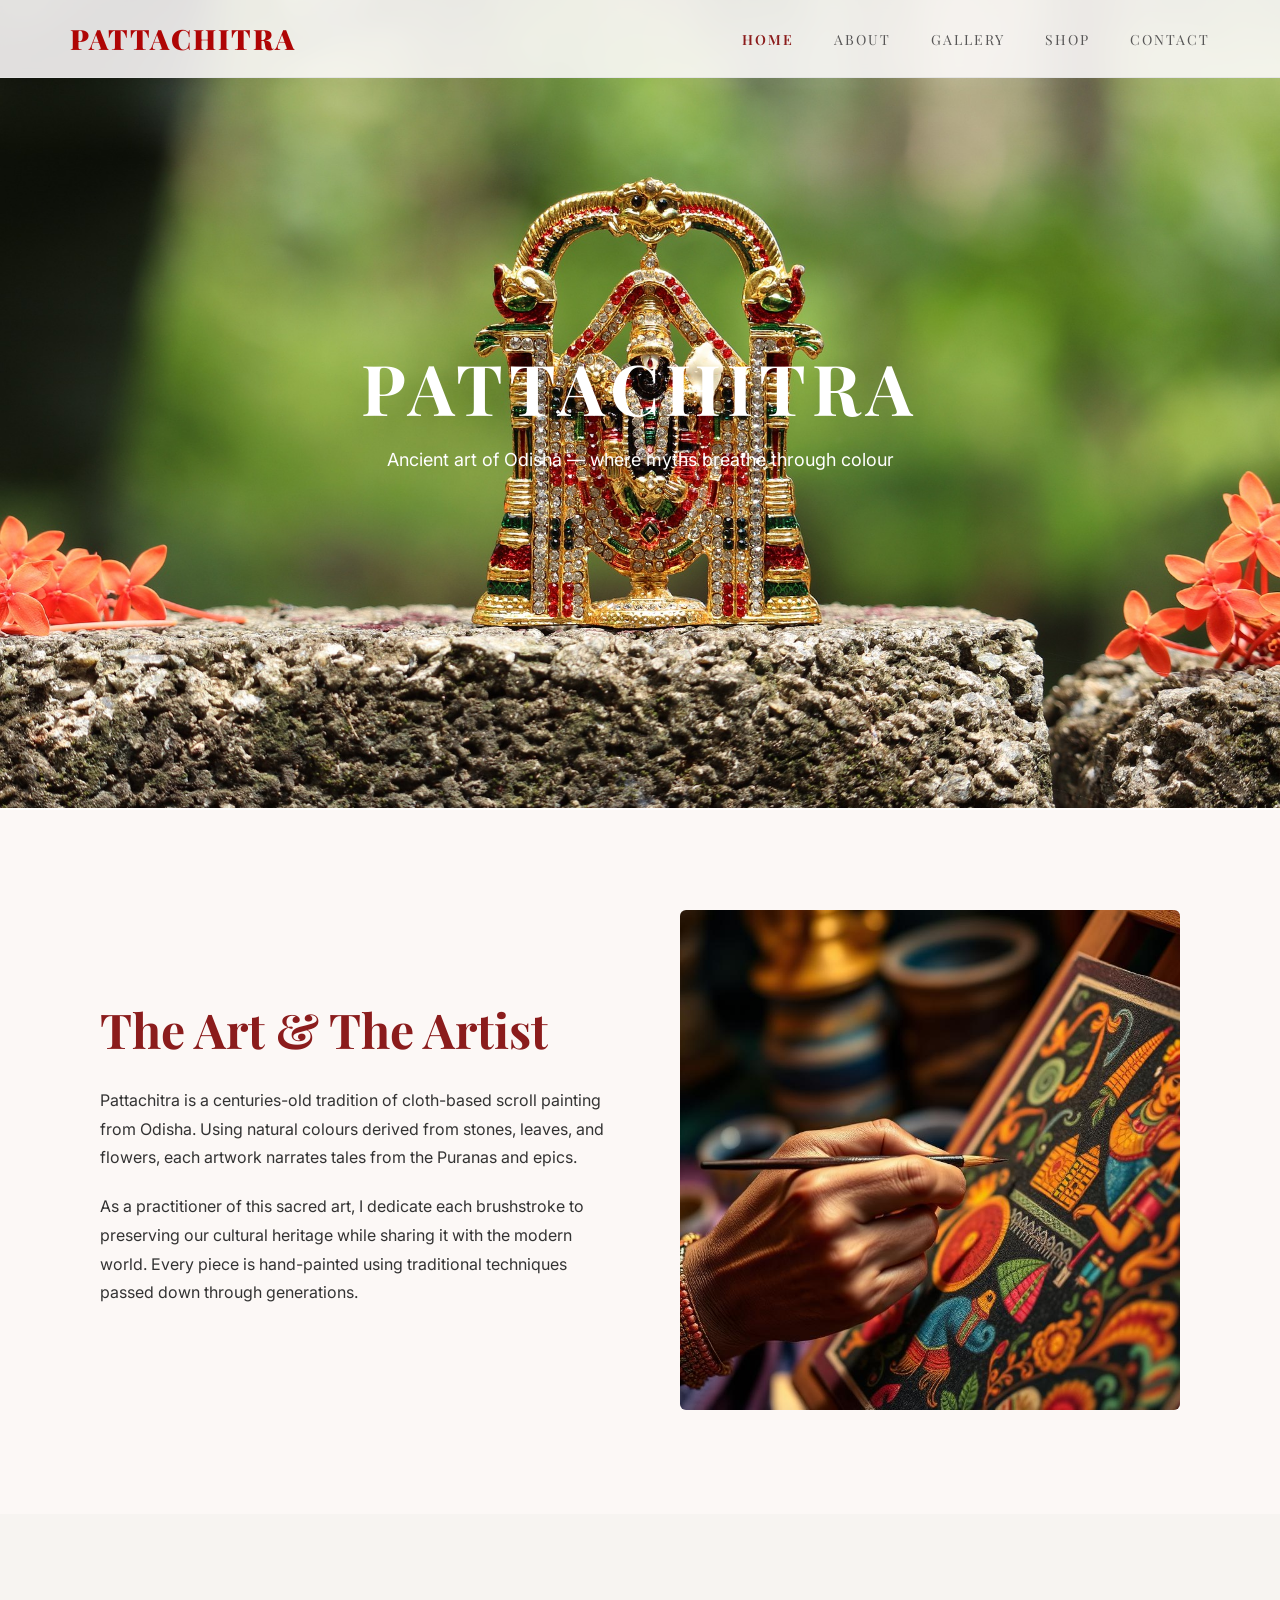
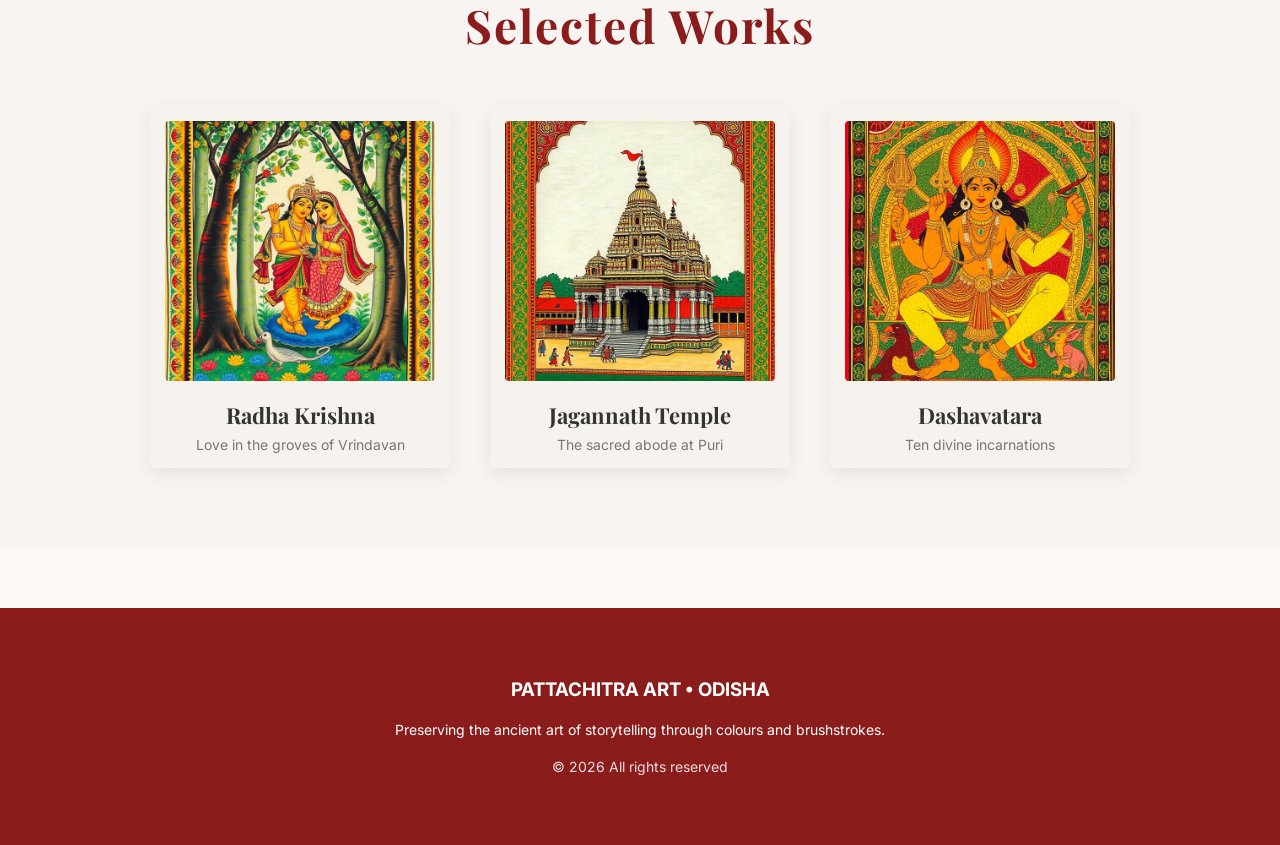
<file: index.html>
<!DOCTYPE html>
<html lang="en">

<head>

<meta charset="UTF-8">
<meta name="viewport" content="width=device-width, initial-scale=1.0">

<title>Home – Pattachitra</title>

<link href="https://fonts.googleapis.com/css2?family=Playfair+Display:wght@400;600&family=Inter:wght@300;400&display=swap" rel="stylesheet">

<link rel="stylesheet" href="css/style.css">

<style>
.hero {
    position: relative;
    height: 90vh;
    overflow: hidden;
}

.slider {
    display: flex;
    height: 100%;
    transition: transform 1s ease-in-out;
}

.slide {
    min-width: 100%;
    height: 100%;
}

.slide img {
    width: 100%;
    height: 100%;
    object-fit: cover;
}

.hero-text {
    position: absolute;
    top: 50%;
    left: 50%;
    transform: translate(-50%, -50%);
    color: white;
    text-align: center;
    z-index: 2;
}
</style>

</head>

<body>

<!-- NAVBAR -->

<header class="navbar">
<div class="logo">PATTACHITRA</div>

<nav>
<ul>
<li><a href="index.html" class="active">Home</a></li>
<li><a href="about.html">About</a></li>
<li><a href="gallery.html">Gallery</a></li>
<li><a href="shop.html">Shop</a></li>
<li><a href="contact.html">Contact</a></li>
</ul>
</nav>
</header>


<!-- HERO SECTION -->

<section class="hero">

<div class="slider" id="slider">

<div class="slide"><img src="images/1.jpg"></div>
<div class="slide"><img src="images/2.jpg"></div>
<div class="slide"><img src="images/3.jpg"></div>
<div class="slide"><img src="images/4.jpg"></div>

<!-- CLONE FIRST IMAGE -->
<div class="slide"><img src="images/1.jpg"></div>

</div>

<div class="hero-text">
<h1>PATTACHITRA</h1>
<p>Ancient art of Odisha — where myths breathe through colour</p>
</div>

</section>


<!-- ARTIST SECTION -->

<section class="artist">
<div class="artist-text">

<h2>The Art & The Artist</h2>

<p>
Pattachitra is a centuries-old tradition of cloth-based scroll painting from Odisha. Using natural colours derived from stones, leaves, and flowers, each artwork narrates tales from the Puranas and epics.
</p>

<p>
As a practitioner of this sacred art, I dedicate each brushstroke to preserving our cultural heritage while sharing it with the modern world. Every piece is hand-painted using traditional techniques passed down through generations.
</p>

</div>

<div class="artist-img">
<img src="images/2.jpg">
</div>
</section>


<!-- SELECTED WORKS -->

<section class="works">

<h2>Selected Works</h2>

<div class="work-grid">

<div class="card">
<img src="images/3.jpg">
<h3>Radha Krishna</h3>
<p>Love in the groves of Vrindavan</p>
</div>

<div class="card">
<img src="images/4.jpg">
<h3>Jagannath Temple</h3>
<p>The sacred abode at Puri</p>
</div>

<div class="card">
<img src="images/5.jpg">
<h3>Dashavatara</h3>
<p>Ten divine incarnations</p>
</div>

</div>

</section>


<!-- FOOTER -->

<footer class="footer">
<h3>PATTACHITRA ART • ODISHA</h3>
<br>
<p>Preserving the ancient art of storytelling through colours and brushstrokes.</p>
<p class="copy">© 2026 All rights reserved</p>
</footer>


<!-- SMOOTH LOOP SCRIPT -->
<script>
let slider = document.getElementById("slider");
let index = 0;
let totalSlides = slider.children.length;

setInterval(() => {
    index++;
    slider.style.transform = `translateX(-${index * 100}%)`;

    if (index === totalSlides - 1) {
        setTimeout(() => {
            slider.style.transition = "none";
            index = 0;
            slider.style.transform = "translateX(0)";
        }, 1000);

        setTimeout(() => {
            slider.style.transition = "transform 1s ease-in-out";
        }, 1100);
    }

}, 5000); // change every 3 sec (smooth)
</script>

</body>
</html>
</file>
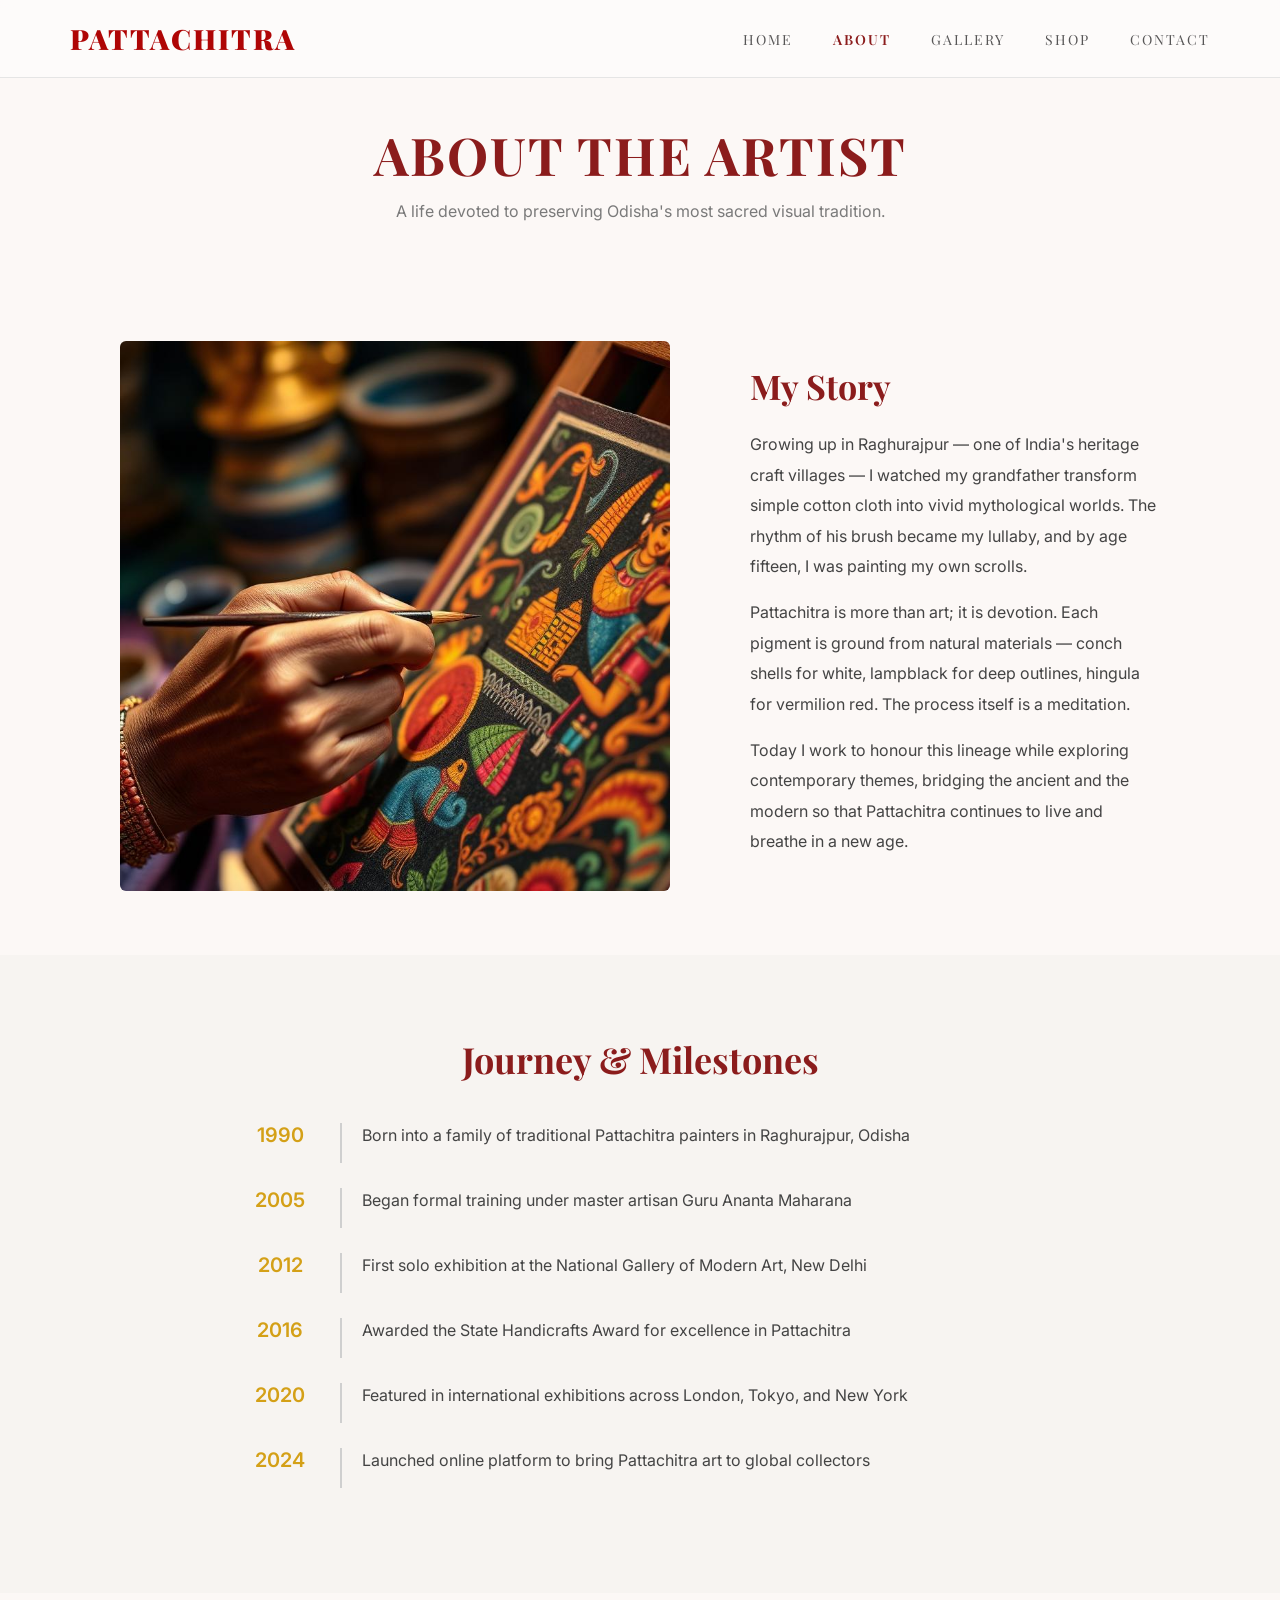
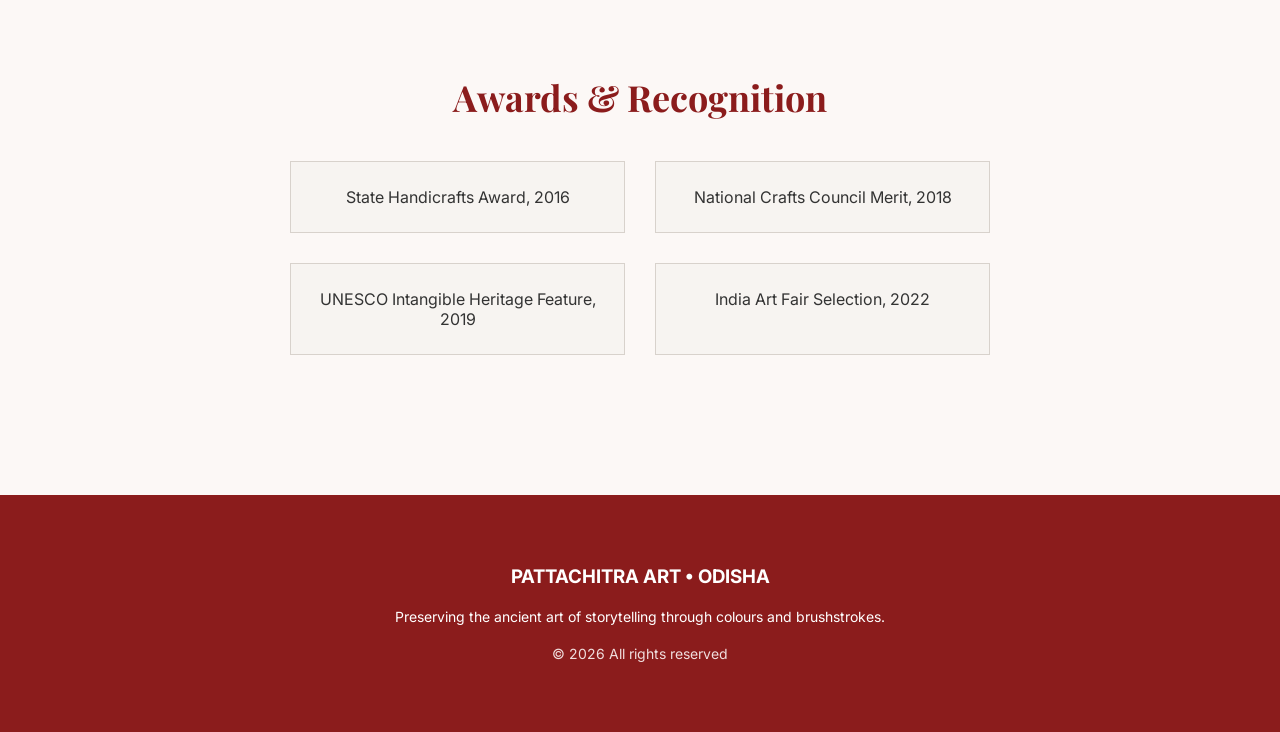
<file: about.html>
<!DOCTYPE html>
<html lang="en">

<head>

<meta charset="UTF-8">
<meta name="viewport" content="width=device-width, initial-scale=1.0">

<title>About – Pattachitra</title>

<link href="https://fonts.googleapis.com/css2?family=Playfair+Display:wght@400;600&family=Inter:wght@300;400&display=swap" rel="stylesheet">

<link rel="stylesheet" href="css/style.css">

</head>

<body>


<!-- NAVBAR -->

<header class="navbar">

<div class="logo">PATTACHITRA</div>

<nav>
<ul>
<li><a href="index.html">Home</a></li>
<li><a href="about.html" class="active">About</a></li>
<li><a href="gallery.html">Gallery</a></li>
<li><a href="shop.html">Shop</a></li>
<li><a href="contact.html">Contact</a></li>
</ul>
</nav>

</header>



<!-- ABOUT HEADER -->

<section class="about-header">

<h1>ABOUT THE ARTIST</h1>

<p>A life devoted to preserving Odisha's most sacred visual tradition.</p>

</section>



<!-- MY STORY -->

<section class="story">

<div class="story-img">
<img src="images/2.jpg">
</div>

<div class="story-text">

<h3>My Story</h3>

<p>
Growing up in Raghurajpur — one of India's heritage craft villages — I watched my grandfather transform simple cotton cloth into vivid mythological worlds. The rhythm of his brush became my lullaby, and by age fifteen, I was painting my own scrolls.
</p>

<p>
Pattachitra is more than art; it is devotion. Each pigment is ground from natural materials — conch shells for white, lampblack for deep outlines, hingula for vermilion red. The process itself is a meditation.
</p>

<p>
Today I work to honour this lineage while exploring contemporary themes, bridging the ancient and the modern so that Pattachitra continues to live and breathe in a new age.
</p>

</div>

</section>



<!-- JOURNEY -->
<section class="journey">

<h2>Journey & Milestones</h2>

<div class="timeline">

<div class="timeline-item">
<div class="year">1990</div>
<div class="line"></div>
<div class="event">
Born into a family of traditional Pattachitra painters in Raghurajpur, Odisha
</div>
</div>

<div class="timeline-item">
<div class="year">2005</div>
<div class="line"></div>
<div class="event">
Began formal training under master artisan Guru Ananta Maharana
</div>
</div>

<div class="timeline-item">
<div class="year">2012</div>
<div class="line"></div>
<div class="event">
First solo exhibition at the National Gallery of Modern Art, New Delhi
</div>
</div>

<div class="timeline-item">
<div class="year">2016</div>
<div class="line"></div>
<div class="event">
Awarded the State Handicrafts Award for excellence in Pattachitra
</div>
</div>

<div class="timeline-item">
<div class="year">2020</div>
<div class="line"></div>
<div class="event">
Featured in international exhibitions across London, Tokyo, and New York
</div>
</div>

<div class="timeline-item">
<div class="year">2024</div>
<div class="line"></div>
<div class="event">
Launched online platform to bring Pattachitra art to global collectors
</div>
</div>

</div>

</section>

<!-- AWARDS & RECOGNITION -->

<section class="awards">

<h2>Awards & Recognition</h2>

<div class="award-grid">

<div class="award-card">
State Handicrafts Award, 2016
</div>

<div class="award-card">
National Crafts Council Merit, 2018
</div>

<div class="award-card">
UNESCO Intangible Heritage Feature, 2019
</div>

<div class="award-card">
India Art Fair Selection, 2022
</div>

</div>

</section>


<!-- FOOTER -->

<footer class="footer">

<h3>PATTACHITRA ART • ODISHA</h3>
<br>

<p>Preserving the ancient art of storytelling through colours and brushstrokes.</p>

<p class="copy">© 2026 All rights reserved</p>

</footer>


</body>
</html>
</file>
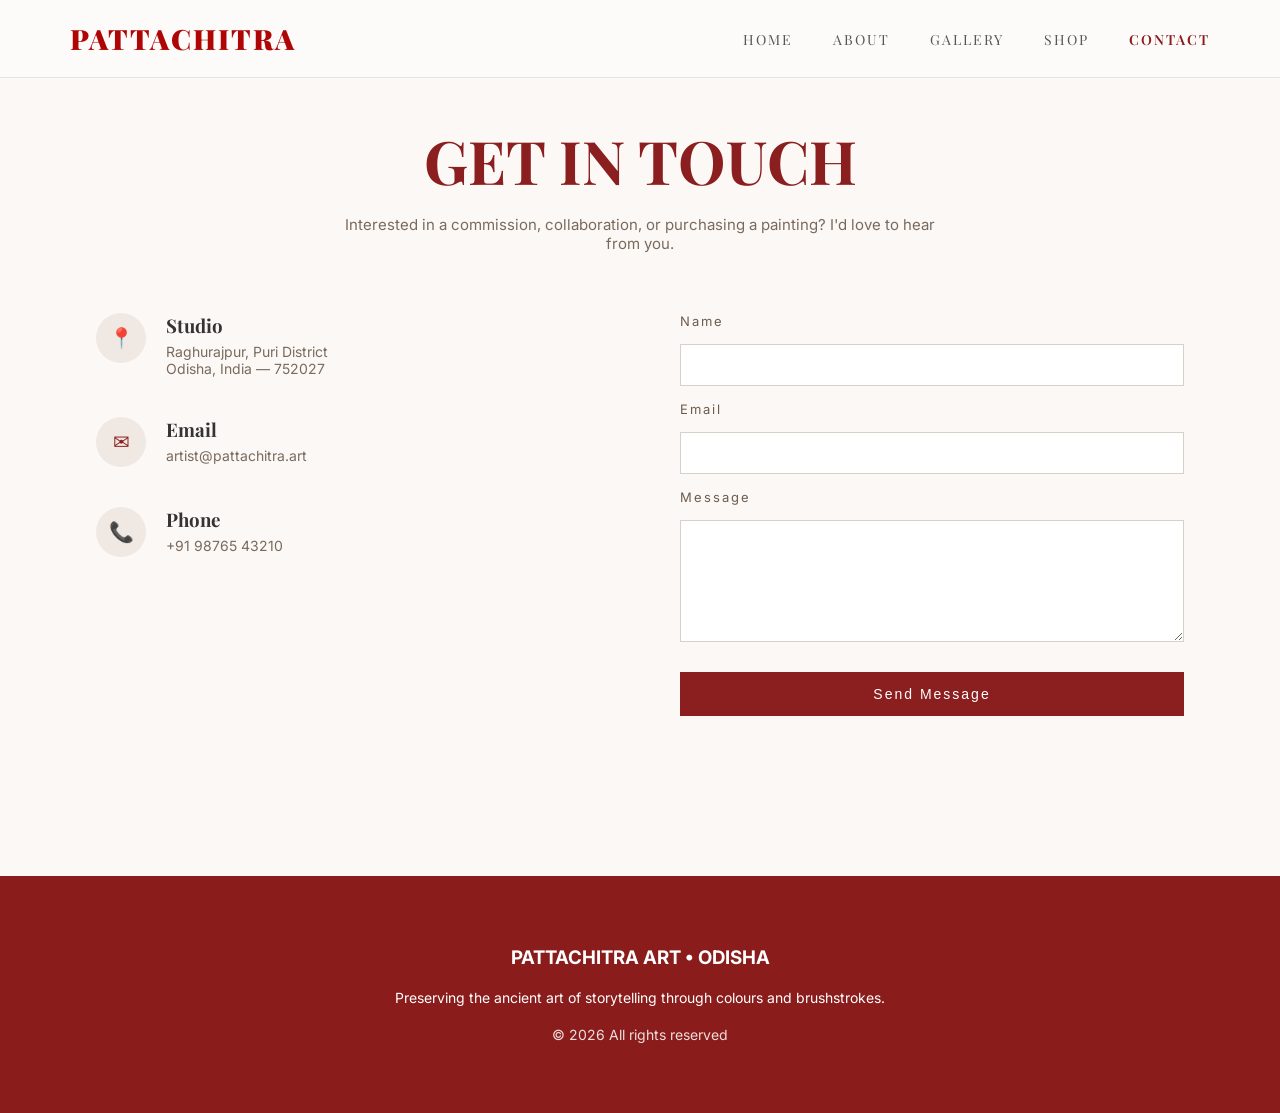
<file: contact.html>
<!DOCTYPE html>
<html lang="en">
<head>

<meta charset="UTF-8">
<meta name="viewport" content="width=device-width, initial-scale=1.0">

<title>Contact – Pattachitra</title>

<link href="https://fonts.googleapis.com/css2?family=Playfair+Display:wght@400;600&family=Inter:wght@300;400&display=swap" rel="stylesheet">

<link rel="stylesheet" href="css/style.css">

</head>

<body>


<!-- NAVBAR -->

<header class="navbar">

<div class="logo">PATTACHITRA</div>

<nav>
<ul>
<li><a href="index.html">Home</a></li>
<li><a href="about.html">About</a></li>
<li><a href="gallery.html">Gallery</a></li>
<li><a href="shop.html">Shop</a></li>
<li><a href="contact.html" class="active">Contact</a></li>
</ul>
</nav>

</header>



<!-- CONTACT HEADER -->

<section class="contact-header">

<h1>GET IN TOUCH</h1>

<p>
Interested in a commission, collaboration, or purchasing a painting?  
I'd love to hear from you.
</p>

</section>



<!-- CONTACT SECTION -->

<section class="contact-container">


<!-- LEFT SIDE INFO -->

<div class="contact-info">

<div class="info-box">

<div class="icon">📍</div>

<div>
<h3>Studio</h3>
<p>
Raghurajpur, Puri District<br>
Odisha, India — 752027
</p>
</div>

</div>



<div class="info-box">

<div class="icon">✉</div>

<div>
<h3>Email</h3>
<p>artist@pattachitra.art</p>
</div>

</div>



<div class="info-box">

<div class="icon">📞</div>

<div>
<h3>Phone</h3>
<p>+91 98765 43210</p>
</div>

</div>

</div>



<!-- RIGHT SIDE FORM -->

<div class="contact-form">

<label>Name</label>
<input type="text">

<label>Email</label>
<input type="email">

<label>Message</label>
<textarea rows="6"></textarea>

<button>Send Message</button>

</div>


</section>



<!-- FOOTER -->

<footer class="footer">

<h3>PATTACHITRA ART • ODISHA</h3>
<br>

<p>Preserving the ancient art of storytelling through colours and brushstrokes.</p>

<p class="copy">© 2026 All rights reserved</p>

</footer>


</body>
</html>
</file>
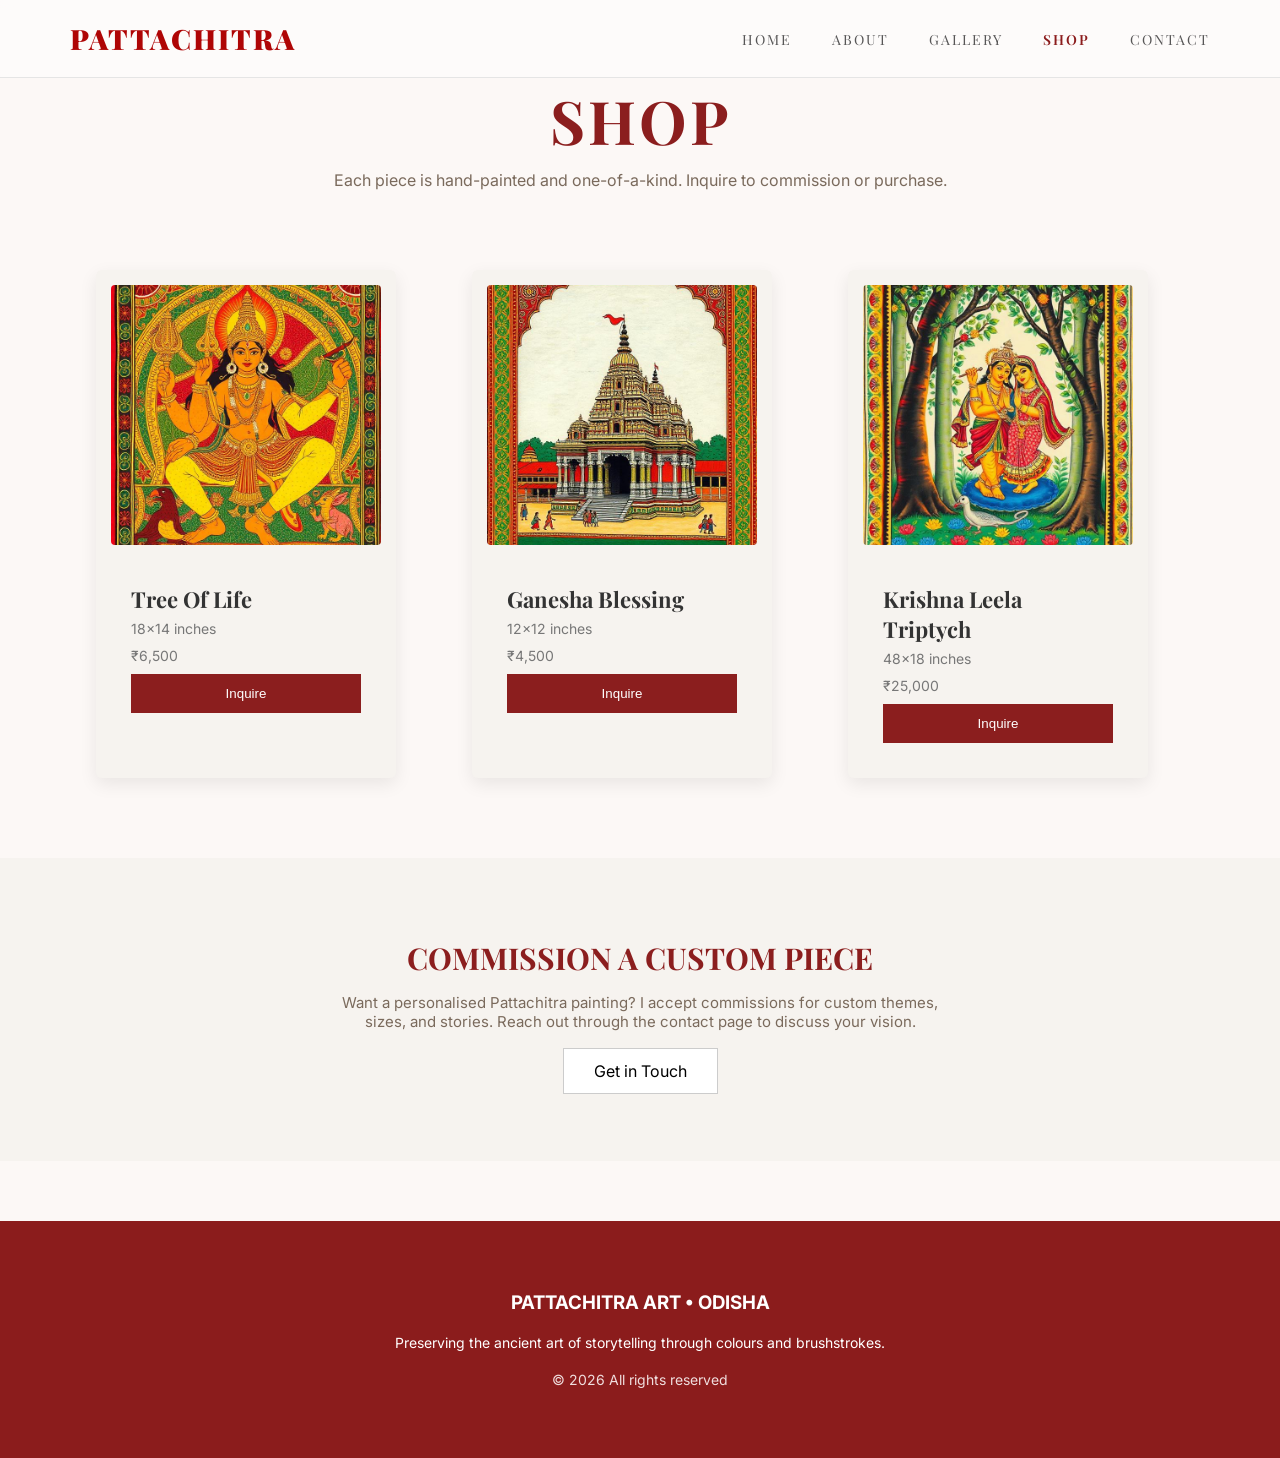
<file: shop.html>
<!DOCTYPE html>
<html lang="en">
<head>

<meta charset="UTF-8">
<meta name="viewport" content="width=device-width, initial-scale=1.0">

<title>Shop – Pattachitra</title>

<link href="https://fonts.googleapis.com/css2?family=Playfair+Display:wght@400;600&family=Inter:wght@300;400&display=swap" rel="stylesheet">

<link rel="stylesheet" href="css/style.css">

</head>


<body>


<!-- NAVBAR -->

<header class="navbar">

<div class="logo">PATTACHITRA</div>

<nav>
<ul>

<li><a href="index.html">Home</a></li>
<li><a href="about.html">About</a></li>
<li><a href="gallery.html">Gallery</a></li>
<li><a href="shop.html" class="active">Shop</a></li>
<li><a href="contact.html">Contact</a></li>

</ul>
</nav>

</header>



<!-- SHOP TITLE -->

<section class="shop-header">

<h1>SHOP</h1>

<p>Each piece is hand-painted and one-of-a-kind. Inquire to commission or purchase.</p>

</section>



<!-- SHOP ITEMS -->

<section class="shop-container">



<div class="card">

<img src="images/5.jpg">

<div class="card-content">

<h3>Tree Of Life</h3>

<p class="size">18×14 inches</p>

<p class="price">₹6,500</p>

<button onclick="sendInquiry('Tree Of Life')">Inquire</button>

</div>

</div>



<div class="card">

<img src="images/4.jpg">

<div class="card-content">

<h3>Ganesha Blessing</h3>

<p class="size">12×12 inches</p>

<p class="price">₹4,500</p>

<button onclick="sendInquiry('Ganesha Blessing')">Inquire</button>

</div>

</div>



<div class="card">

<img src="images/3.jpg">

<div class="card-content">

<h3>Krishna Leela Triptych</h3>

<p class="size">48×18 inches</p>

<p class="price">₹25,000</p>

<button onclick="sendInquiry('Krishna Leela Triptych')">Inquire</button>

</div>

</div>



</section>



<!-- POPUP MESSAGE -->

<div id="popup" class="popup">

<h3>Inquiry Sent!</h3>

<p>
We've noted your interest in "<span id="artName"></span>".
We'll reach out soon with details.
</p>

</div>



<!-- COMMISSION SECTION -->

<section class="commission">

<h2>COMMISSION A CUSTOM PIECE</h2>

<p>
Want a personalised Pattachitra painting? I accept commissions for custom themes, sizes, and stories.
Reach out through the contact page to discuss your vision.
</p>

<a href="contact.html" class="contact-btn">Get in Touch</a>

</section>



<!-- FOOTER -->

<footer class="footer">

<h3>PATTACHITRA ART • ODISHA</h3>
<br>

<p>Preserving the ancient art of storytelling through colours and brushstrokes.</p>

<p class="copy">© 2026 All rights reserved</p>

</footer>




<script>

function sendInquiry(name){

document.getElementById("artName").innerText = name;

var popup = document.getElementById("popup");

popup.style.display = "block";

setTimeout(function(){

popup.style.display = "none";

},4000);

}

</script>


</body>
</html>
</file>
<file: css/style.css>
/* RESET */

*{
margin:0;
padding:0;
box-sizing:border-box;
}

body{

font-family:'Inter', sans-serif;
background:#fcf8f6;
color:#333;
margin:0;
padding:0;
}



/* NAVBAR */

.navbar{
position:fixed;
top:0;
left:0;
width:100%;
display:flex;
justify-content:space-between;
align-items:center;
padding:20px 70px;
background:rgba(253, 251, 251, 0.884);
backdrop-filter:blur(6px);
z-index:1000;
border-bottom:1px solid #e5e5e5;

}
.logo{
font-family:'Playfair Display', serif;
font-size:28px;
color:#af0505;
letter-spacing:2px;
font-weight: 1000;
}

nav ul{
list-style:none;
display:flex;
gap:40px;
}

nav a{
font-family:'Playfair Display', serif;
text-decoration:none;
color:#575656;
font-size:14px;
letter-spacing:2px;
text-transform:uppercase;
transition:0.3s;
}

nav a.active{
color:#8b1c1c;
font-weight:600;
}
nav a:hover{
color:#8b1c1c;
}



/* HERO SECTION */

.hero{
height:90vh;
background:url("../images/1.jpg") center/cover no-repeat;
display:flex;
align-items:center;
justify-content:center;
text-align:center;
position:relative;
}

.hero-text h1{
font-family:'Playfair Display', serif;
font-size:70px;
color:white;
letter-spacing:6px;
}

.hero-text p{
color:white;
margin-top:15px;
font-size:18px;
}

.hero::after{
content:"";
position:absolute;
bottom:0;
width:100%;
height:2px;
background:white;
}



/* ARTIST SECTION */

.artist{
display:flex;
align-items:center;
justify-content:space-between;
padding:100px;
gap:60px;
}

.artist-text{
max-width:550px;
}

.artist-text h2{
font-family:'Playfair Display', serif;
font-size:48px;
color:#8b1c1c;
margin-bottom:25px;
}

.artist-text p{
line-height:1.8;
margin-bottom:20px;
font-size:16px;
}

.artist-img img{
width:500px;
border-radius:6px;
}



/* SELECTED WORKS */

.works{
padding:80px;
text-align:center;
background: #f7f4f1;
}

.works h2{
font-family:'Playfair Display', serif;
font-size:46px;
color:#8b1c1c;
margin-bottom:50px;
letter-spacing:2px;
}

.work-grid{
display:flex;
justify-content:center;
gap:40px;
flex-wrap:wrap;
}

.card{
background:white;
padding:15px;
border-radius:6px;
width:300px;
box-shadow:0 6px 18px rgba(0,0,0,0.08);
transition:0.3s;
}

.card:hover{
transform:translateY(-6px);
box-shadow:0 12px 25px rgba(0,0,0,0.15);
}

.card img{
width:100%;
border-radius:4px;
transition:transform 0.4s ease;
}

.card img:hover{
transform:scale(1.05);
}



.card h3{
font-family:'Playfair Display', serif;
font-size:22px;
margin-top:15px;
color:#333;
}

.card p{
margin-top:6px;
color:#777;
font-size:14px;
}



/* IMAGE SHAKE ANIMATION */

@keyframes shake{

0%{transform:translateX(0);}
25%{transform:translateX(-4px);}
50%{transform:translateX(4px);}
75%{transform:translateX(-4px);}
100%{transform:translateX(0);}

}



/* FOOTER */

.footer{
background:#8b1c1c;
color:white;
text-align:center;
padding:70px 20px;
margin-top:60px;
}

.footer h2{
font-family:'Playfair Display', serif;
font-size:24px;
margin-bottom:10px;
}

.footer p{
font-size:14px;
}

.copy{
margin-top:20px;
color:#f0dede;
}

/* ---------- ABOUT HEADER ---------- */

.about-header{
text-align:center;
padding:120px 20px 60px;

}

.about-header h1{
font-family:'Playfair Display', serif;
font-size:52px;
color:#8b1c1c;
letter-spacing:2px;
margin-bottom:12px;
}

.about-header p{
font-family:'Inter', sans-serif;
font-size:16px;
color:#7a7a7a;
}


/* ---------- STORY SECTION ---------- */

.story{
display:flex;
align-items:center;
justify-content:center;
gap:80px;
padding:60px 120px;
}

.story-img img{
width:550px;
border-radius:6px;
}

.story-text{
max-width:520px;
}

.story-text h3{
font-family:'Playfair Display', serif;
font-size:34px;
color:#8b1c1c;
margin-bottom:20px;
}

.story-text p{
font-family:'Inter', sans-serif;
font-size:16px;
line-height:1.9;
color:#444;
margin-bottom:16px;
}


/* ---------- JOURNEY SECTION ---------- */
.journey{
background:#f7f4f1;
padding:80px 20px;
text-align:center;
}

.journey h2{
font-family:'Playfair Display', serif;
color:#8b1c1c;
font-size:36px;
margin-bottom:40px;
}

.timeline{
max-width:800px;
margin:auto;
}

.timeline-item{
display:flex;
align-items:flex-start;
margin:25px 0;
}

.year{
width:80px;
font-size:20px;
font-weight:600;
color:#d4a017;
}

.line{
width:2px;
height:40px;
background:#cfcfcf;
margin:0 20px;
}

.event{
font-size:16px;
color:#444;
line-height:1.6;
text-align:left;
}

/* AWARDS SECTION */

.awards{
text-align:center;
padding:80px 20px;

}
.awards h2{
font-family:'Playfair Display', serif;
font-size:36px;
color:#8b1c1c;
margin-bottom:40px;
}


/* GRID */

.award-grid{
display:grid;
grid-template-columns:repeat(2,1fr);
gap:30px;
max-width:700px;
margin:auto;
}


/* CARD */

.award-card{
border:1px solid #d8d2cc;
padding:25px;
background:#f7f4f1;
font-family:'Inter', sans-serif;
font-size:16px;
transition:0.3s;
}


/* HOVER EFFECT */

.award-card:hover{
transform:translateY(-5px);
box-shadow:0 8px 20px rgba(0,0,0,0.1);
background:#fff;
}




/* GALLERY HEADER */

.gallery-header{

text-align:center;
padding:120px 20px 60px;

}

.gallery-header h1{

font-family:'Playfair Display',serif;
font-size:64px;

letter-spacing:4px;

color:#8b1e1e;

margin-bottom:10px;

}

.gallery-header p{

color:#8a7c6b;
font-size:16px;

}
.gallery-filter{

margin-top:30px;

display:flex;
justify-content:center;
align-items:center;

gap:12px;

max-width:500px;
margin-left:auto;
margin-right:auto;

}

.gallery-filter button{

background:none;
border:1px solid #d9cfc3;

padding:8px 18px;   /* small buttons */

border-radius:20px;

font-family:'Inter',sans-serif;

font-size:12px;
letter-spacing:1.5px;

cursor:pointer;

transition:0.3s;
color:#333;

}

.gallery-filter button:hover{
background:#c7bdb1;
color:rgb(255, 255, 255);

}

.gallery-filter button.active{

background:#8b1e1e;
color:rgb(255, 246, 246);

}


/* GALLERY GRID */

.gallery-grid{

width:85%;

margin:auto;

display:grid;

grid-template-columns:repeat(3,1fr);

gap:40px;

padding-bottom:80px;

}


/* GALLERY CARD */

.gallery-card{

background:#f7f3ef;

border-radius:8px;

overflow:hidden;

transition:0.3s;

}

.gallery-card:hover{

transform:translateY(-6px);

box-shadow:0 15px 30px rgba(0,0,0,0.08);



}


/* IMAGE */

.gallery-card img{

width:100%;

height:260px;

transition:0.4s ease; 
object-fit:cover;

}

.gallery-card:hover img{

transform:scale(1.08);   /* zoom effect */

}


/* TEXT */

.card-text{

padding:22px;

}

.card-text h3{

font-family:'Playfair Display',serif;

margin-bottom:6px;

}

.card-text p{

font-size:14px;

color:#7a6a5c;

margin-bottom:12px;

}

.card-text span{

font-size:11px;

letter-spacing:2px;

color:#c28a2d;

font-weight:600;

}


/* SHOP HEADER */

.shop-header{
text-align:center;
padding:120px 20px 60px;
}

.shop-header h1{
font-family:'Playfair Display',serif;
font-size:60px;
color:#9b1c1c;
letter-spacing:3px;
margin-bottom:10px;
}

.shop-header p{
font-family:'Inter',sans-serif;
color:#7a6a5c;
}



/* SHOP GRID */

.shop-grid{
width:85%;
margin:auto;
display:grid;
grid-template-columns:repeat(3,1fr);
gap:40px;
padding-bottom:80px;
}



/* SHOP CARD */

.shop-card{
background:#f6f3ef;
border-radius:6px;
overflow:hidden;
transition:0.3s;
}

.shop-card img{
width:100%;
height:280px;
object-fit:cover;
}

.shop-card:hover{
transform:translateY(-5px);
box-shadow:0 10px 20px rgba(0,0,0,0.1);
}



/* SHOP INFO */

.shop-info{
padding:20px;
}

.shop-info h3{
font-family:'Playfair Display',serif;
font-size:22px;
margin-bottom:5px;
}

.size{
font-size:14px;
color:#7a6a5c;
margin-bottom:10px;
}

.price{
font-size:22px;
color:#c28a2d;
margin-bottom:15px;
}



/* BUTTON */

.shop-info button{
width:100%;
padding:12px;
background:#9b1c1c;
color:white;
border:none;
cursor:pointer;
font-family:'Inter',sans-serif;
}



/* COMMISSION */

.commission{
text-align:center;
padding:100px 20px;
background:#f6f3ef;
}

.commission h2{
font-family:'Playfair Display',serif;
color:#9b1c1c;
margin-bottom:15px;
}

.commission p{
max-width:600px;
margin:auto;
color:#7a6a5c;
margin-bottom:30px;
}

.contact-btn{
border:1px solid #d4c8bd;
padding:10px 25px;
text-decoration:none;
color:black;
}



/* SHOP HEADER */

.shop-header{

text-align:center;
padding:80px 20px;

}

.shop-header h1{

font-family:'Playfair Display';
font-size:60px;
color:#8b1e1e;
margin:0;

}

.shop-header p{

color:#7a6a5c;
margin-top:10px;

}



/* SHOP GRID */

.shop-container{

width:85%;
margin:auto;
display:grid;
grid-template-columns:repeat(3,1fr);
gap:40px;
padding-bottom:80px;

}



/* CARD */

.card{

background:#f6f3ef;
border-radius:6px;
overflow:hidden;

}

.card img{

width:100%;
height:260px;
object-fit:cover;

}



/* CARD CONTENT */

.card-content{

padding:20px;

}

.card-content h3{

font-family:'Playfair Display';

}

.size{

font-size:14px;
color:#7a6a5c;

}

.price{

color:#c28a2d;
font-size:22px;
margin:10px 0;

}



/* BUTTON */

button{

width:100%;
padding:12px;
background:#8b1e1e;
color:white;
border:none;
cursor:pointer;

}



/* POPUP */

.popup{

position:fixed;
bottom:40px;
left:50%;
transform:translateX(-50%);

background:#ffffff;
padding:25px 40px;

border:1px solid #d8d1c7;
box-shadow:0 10px 20px rgba(0,0,0,0.15);

display:none;

}



/* COMMISSION */

.commission{

text-align:center;
padding:80px 20px;  
background:#f6f3ef;

}

.commission h2{

font-family:'Playfair Display', serif;
color:#8b1e1e;
margin-bottom:15px;
font-size: 30px;

}

.commission p{
    font-size: 15px;
}

.contact-btn{

margin-top:20px;
background:white;
border:1px solid #ccc;
color:black;
width:auto;
padding:12px 30px;
cursor:pointer;
transition:0.3s;

}

/* HOVER EFFECT */

.contact-btn:hover{

background:#2e8b57;   
color:white;
border-color:#2e8b57;

}

/* CONTACT HEADER */

.contact-header{

text-align:center;
padding:120px 20px 60px;

}

.contact-header h1{

font-family:'Playfair Display',serif;
font-size:60px;

color:#8b1e1e;

margin-bottom:15px;

}

.contact-header p{

max-width:600px;
margin:auto;

font-size:15px;

color:#7a6a5c;

}



/* CONTACT LAYOUT */

.contact-container{

width:85%;
margin:auto;

display:grid;

grid-template-columns:1fr 1fr;

gap:80px;

padding-bottom:100px;

}



/* CONTACT INFO */

.contact-info{

display:flex;
flex-direction:column;

gap:40px;

}

.info-box{

display:flex;

gap:20px;

align-items:flex-start;

}

.icon{

width:50px;
height:50px;

background:#f0e8e3;

border-radius:50%;

display:flex;
align-items:center;
justify-content:center;

font-size:20px;

color:#8b1e1e;

}

.info-box h3{

font-family:'Playfair Display',serif;

margin:0;

margin-bottom:5px;

}

.info-box p{

color:#7a6a5c;

font-size:14px;

}



/* FORM */

.contact-form{

display:flex;
flex-direction:column;

gap:15px;

}

.contact-form label{

font-size:13px;

letter-spacing:2px;

color:#6d5c4d;

}

.contact-form input,
.contact-form textarea{

width:100%;

padding:12px;

border:1px solid #d8d1c7;

background:white;

font-family:'Inter',sans-serif;

}

.contact-form button{

margin-top:15px;

background:#8b1e1e;

color:white;

border:none;

padding:14px;

font-size:14px;

letter-spacing:2px;

cursor:pointer;

transition:0.3s;

}

.contact-form button:hover{

background:#6f1717;

}
</file>
